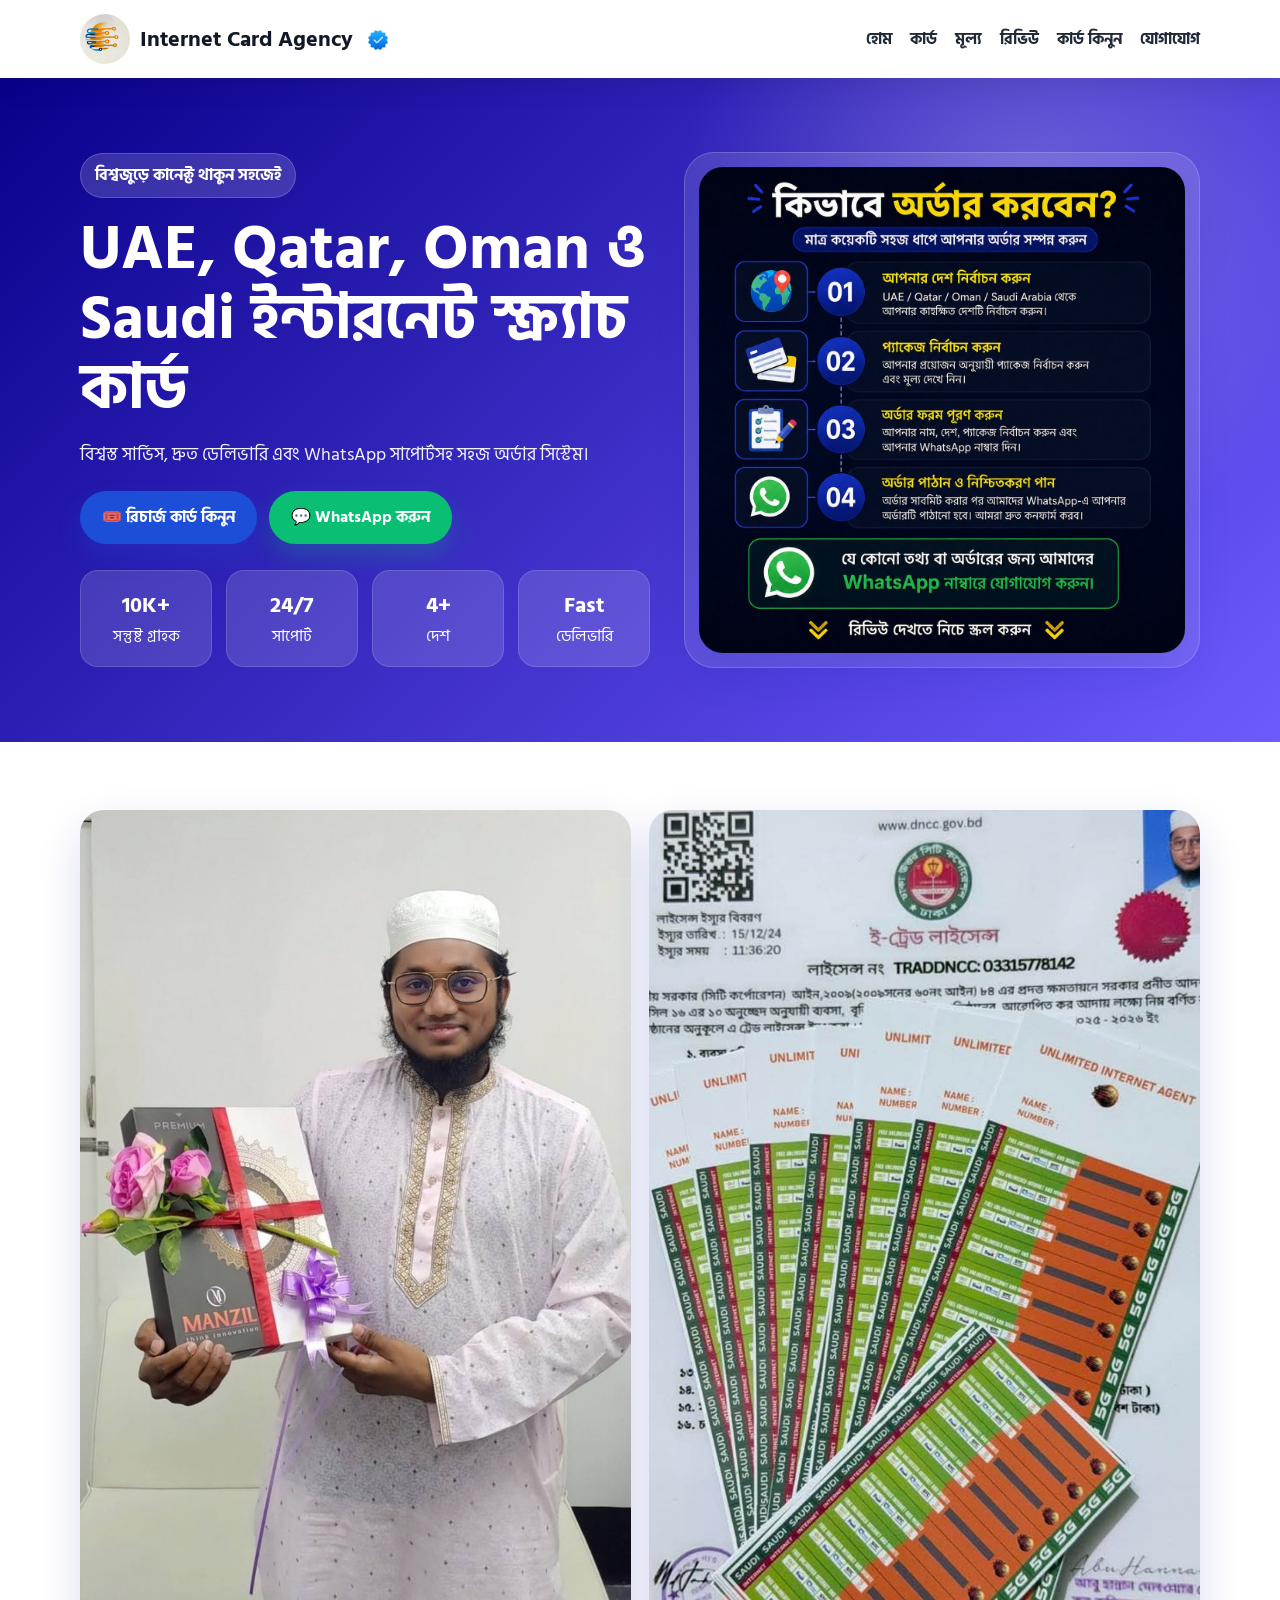
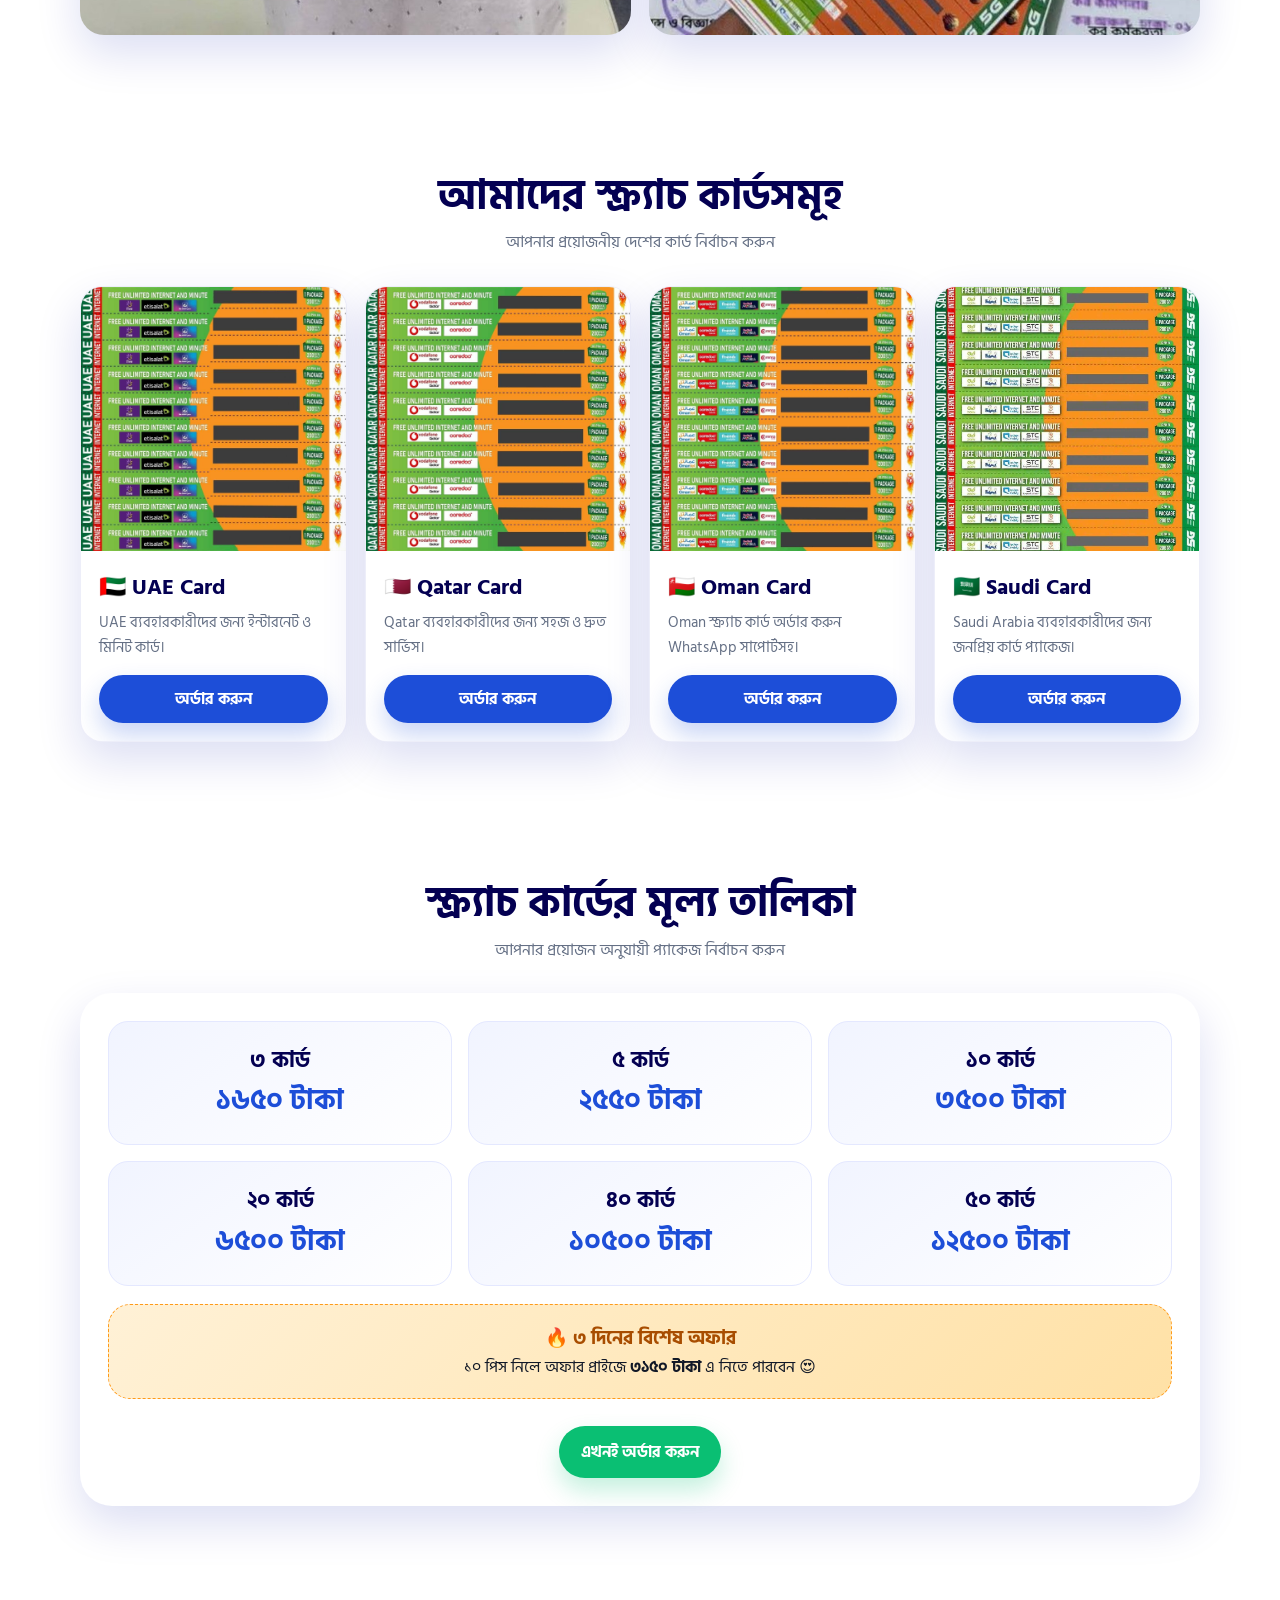
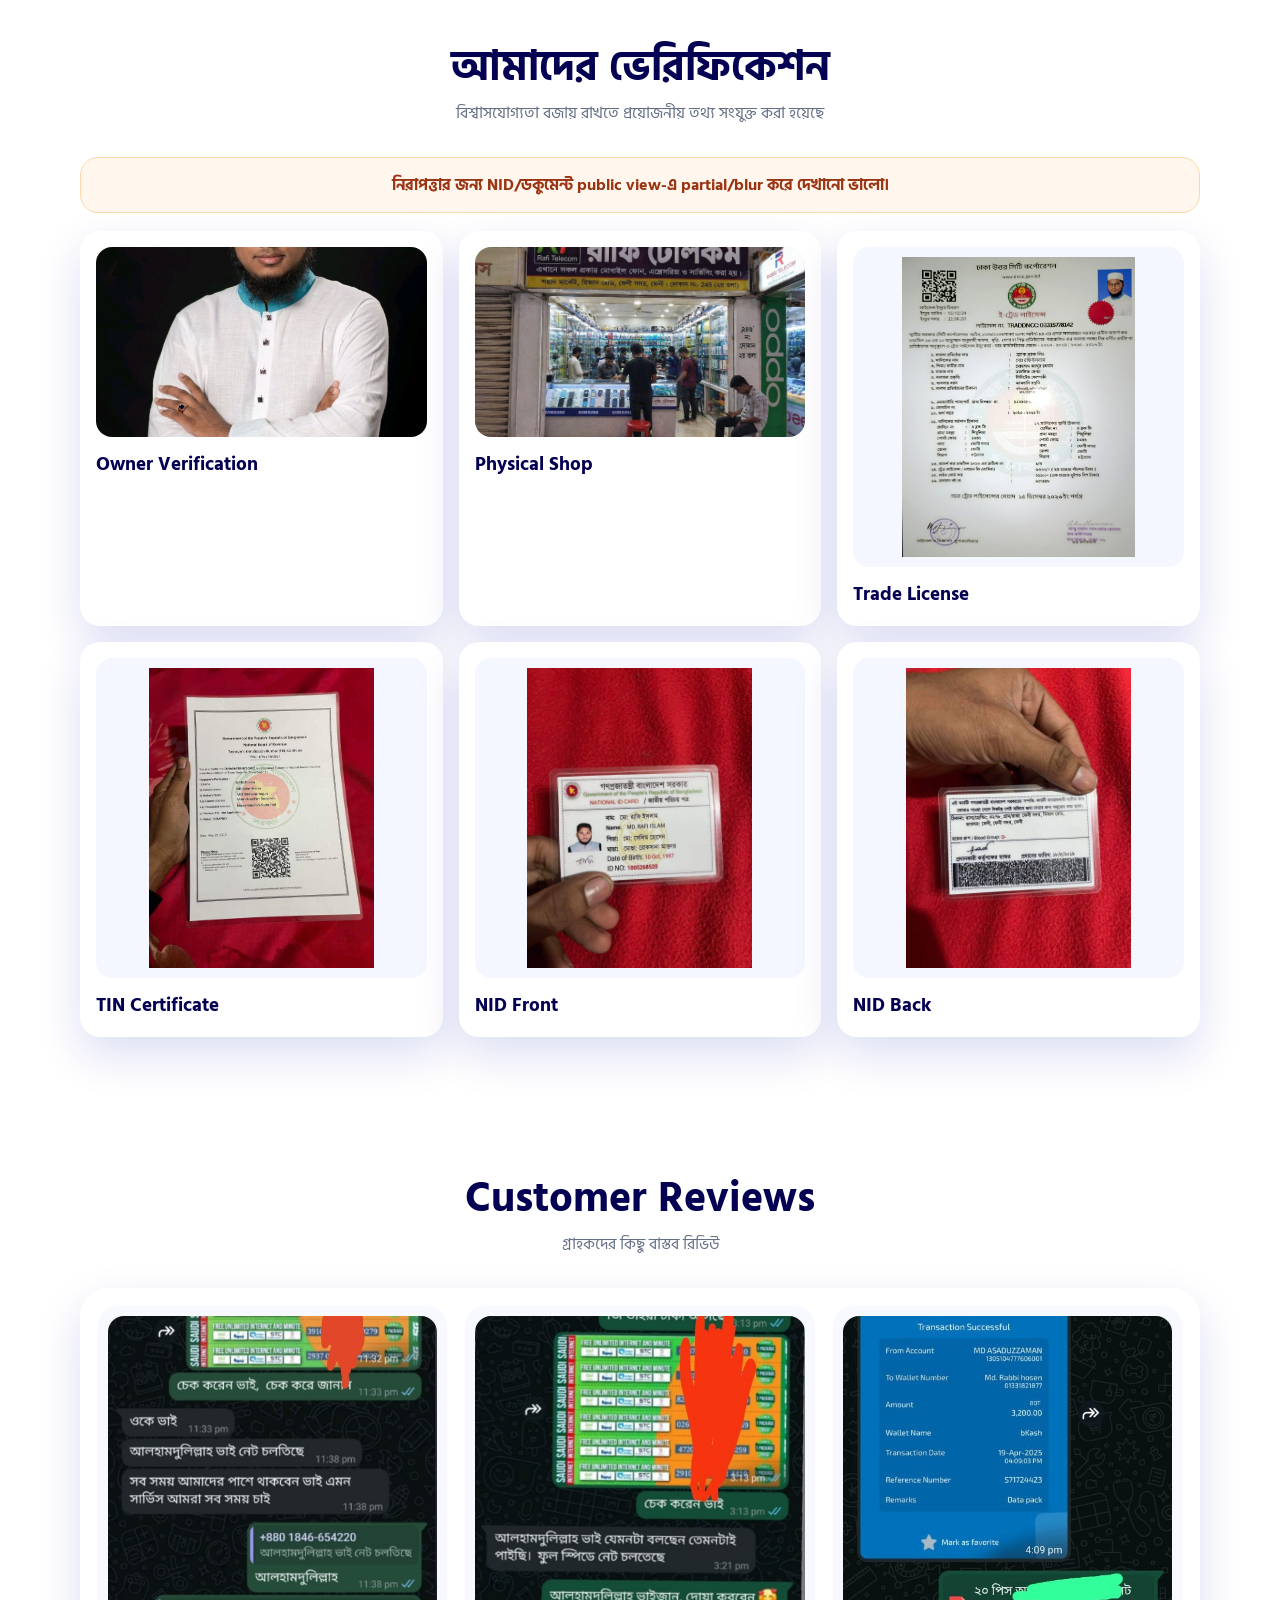
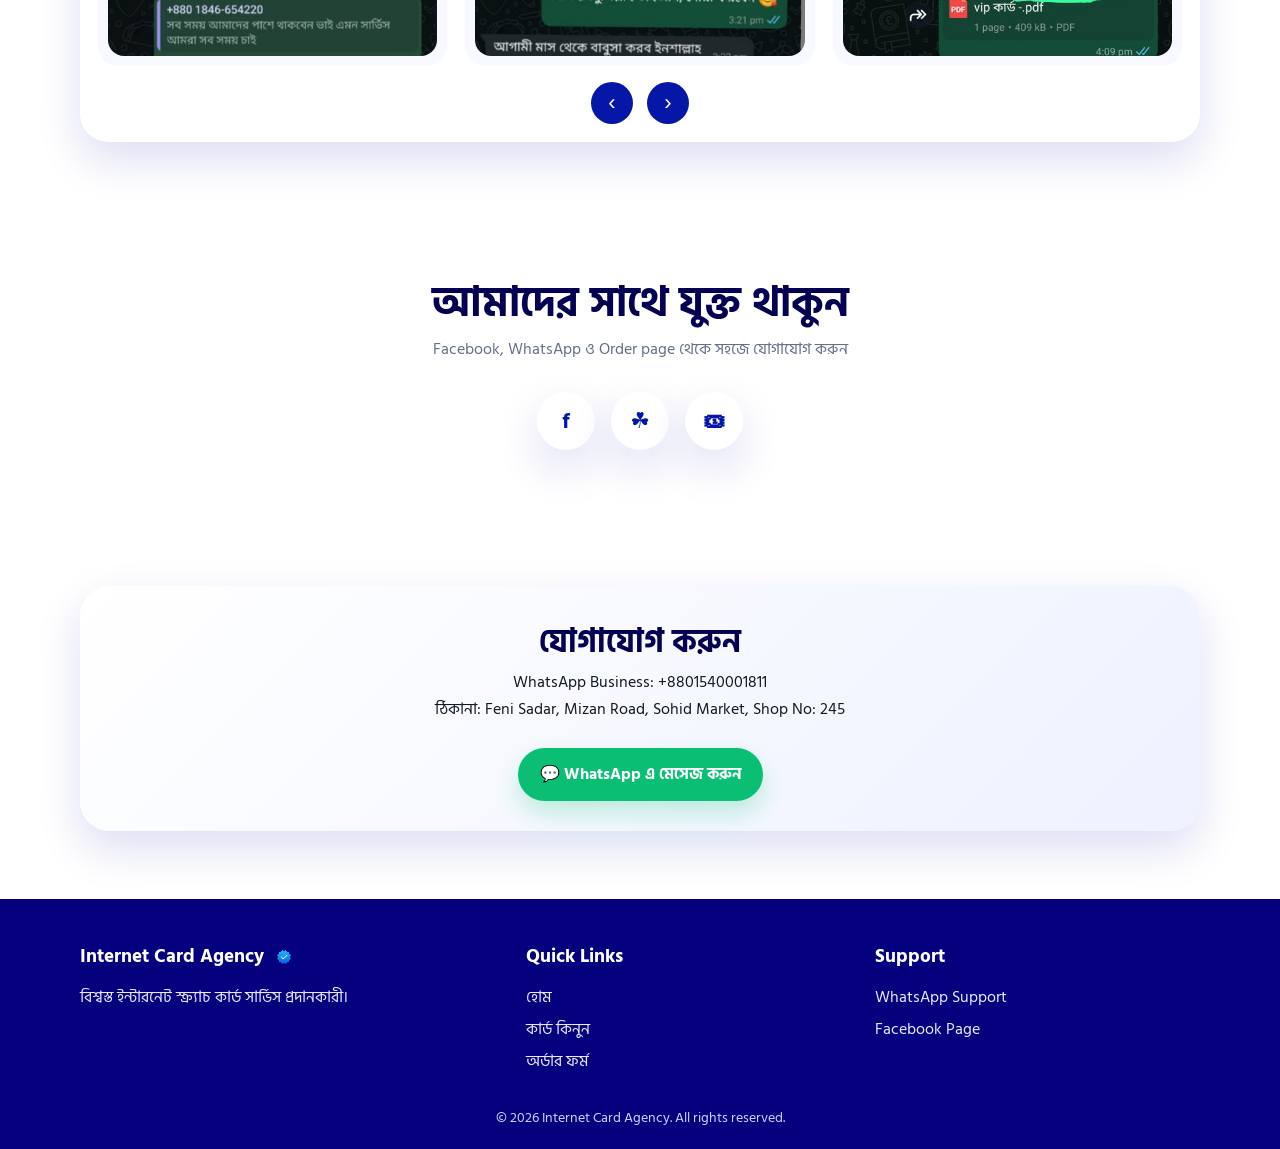
<file: index.html>
<!DOCTYPE html>
<html lang="bn">
<head>
  <!-- ================= Basic SEO ================= -->
  <meta charset="UTF-8">
  <meta name="viewport" content="width=device-width, initial-scale=1.0">
  <title>Internet Card Agency | ইন্টারনেট কার্ড এজেন্সি</title>
  <meta name="description" content="Internet Card Agency - UAE, Qatar, Oman, Saudi scratch card service with trusted WhatsApp support.">
  <link rel="preconnect" href="https://fonts.googleapis.com">
  <link rel="preconnect" href="https://fonts.gstatic.com" crossorigin>
  <link href="https://fonts.googleapis.com/css2?family=Hind+Siliguri:wght@400;600;700;800&display=swap" rel="stylesheet">
  <link rel="stylesheet" href="assets/css/style.css">
</head>
<body>

<!-- ================= Header/Menu ================= -->
<header class="header">
  <div class="container nav">
    <a class="brand" href="index.html">
      <img src="assets/images/logo.png" class="logo" alt="Internet Card Agency Logo">
      <span class="brand-title">Internet Card Agency</span>
<img src="assets/images/fb-verified-badge.png" class="fb-verify-badge" alt="Verified">
    </a>
    <button class="menu-btn" onclick="toggleMenu()">☰</button>
    <nav class="menu">
      <a href="index.html">হোম</a>
      <a href="#cards">কার্ড</a>
      <a href="#pricing">মূল্য</a>
      <a href="#reviews">রিভিউ</a>
      <a href="recharge-card.html">কার্ড কিনুন</a>
      <a href="#contact">যোগাযোগ</a>
    </nav>
  </div>
</header>

<!-- ================= Hero Section ================= -->
<section class="hero">
  <div class="container hero-grid">
    <div>
      <span class="badge">বিশ্বজুড়ে কানেক্ট থাকুন সহজেই</span>
      <h1>UAE, Qatar, Oman ও Saudi ইন্টারনেট স্ক্র্যাচ কার্ড</h1>
      <p>বিশ্বস্ত সার্ভিস, দ্রুত ডেলিভারি এবং WhatsApp সাপোর্টসহ সহজ অর্ডার সিস্টেম।</p>
      <div class="hero-actions">
        <a class="btn" href="recharge-card.html">🎟️ রিচার্জ কার্ড কিনুন</a>
        <a class="btn btn-green" href="https://wa.me/8801540001811">💬 WhatsApp করুন</a>
      </div>

      <div class="stats">
        <div class="stat"><b>10K+</b>সন্তুষ্ট গ্রাহক</div>
        <div class="stat"><b>24/7</b>সাপোর্ট</div>
        <div class="stat"><b>4+</b>দেশ</div>
        <div class="stat"><b>Fast</b>ডেলিভারি</div>
      </div>
    </div>

    <div class="hero-card">
      <img src="assets/images/direction1.jpg" alt="Internet Card Agency Banner">
    </div>
  </div>
</section>

<!-- ================= Promotional Banner Section ================= -->
<section class="section">
  <div class="container banner-grid">
    <img class="banner-img" src="assets/images/banner1.jpg" alt="Banner 1">
    <img class="banner-img" src="assets/images/banner2.jpg" alt="Banner 2">
  </div>
</section>

<!-- ================= Country Cards Section ================= -->
<section class="section" id="cards">
  <div class="container">
    <div class="section-title">
      <h2>আমাদের স্ক্র্যাচ কার্ডসমূহ</h2>
      <p>আপনার প্রয়োজনীয় দেশের কার্ড নির্বাচন করুন</p>
    </div>

    <div class="card-grid">
      <div class="service-card">
        <img src="assets/images/uaecard1.jpg" alt="UAE Card">
        <div class="service-card-body">
          <h3>🇦🇪 UAE Card</h3>
          <p>UAE ব্যবহারকারীদের জন্য ইন্টারনেট ও মিনিট কার্ড।</p>
          <a class="btn" href="order.html?country=UAE">অর্ডার করুন</a>
        </div>
      </div>

      <div class="service-card">
        <img src="assets/images/qatarcard1.jpg" alt="Qatar Card">
        <div class="service-card-body">
          <h3>🇶🇦 Qatar Card</h3>
          <p>Qatar ব্যবহারকারীদের জন্য সহজ ও দ্রুত সার্ভিস।</p>
          <a class="btn" href="order.html?country=Qatar">অর্ডার করুন</a>
        </div>
      </div>

      <div class="service-card">
        <img src="assets/images/omancard1.jpg" alt="Oman Card">
        <div class="service-card-body">
          <h3>🇴🇲 Oman Card</h3>
          <p>Oman স্ক্র্যাচ কার্ড অর্ডার করুন WhatsApp সাপোর্টসহ।</p>
          <a class="btn" href="order.html?country=Oman">অর্ডার করুন</a>
        </div>
      </div>

      <div class="service-card">
        <img src="assets/images/saudicard1.jpg" alt="Saudi Card">
        <div class="service-card-body">
          <h3>🇸🇦 Saudi Card</h3>
          <p>Saudi Arabia ব্যবহারকারীদের জন্য জনপ্রিয় কার্ড প্যাকেজ।</p>
          <a class="btn" href="order.html?country=Saudi Arabia">অর্ডার করুন</a>
        </div>
      </div>
    </div>
  </div>
</section>

<!-- ================= Price Section ================= -->
<section class="section" id="pricing">
  <div class="container">
    <div class="section-title">
      <h2>স্ক্র্যাচ কার্ডের মূল্য তালিকা</h2>
      <p>আপনার প্রয়োজন অনুযায়ী প্যাকেজ নির্বাচন করুন</p>
    </div>

    <div class="price-wrap">
      <div class="price-grid">
        <div class="price-box"><h3>৩ কার্ড</h3><b>১৬৫০ টাকা</b></div>
        <div class="price-box"><h3>৫ কার্ড</h3><b>২৫৫০ টাকা</b></div>
        <div class="price-box"><h3>১০ কার্ড</h3><b>৩৫০০ টাকা</b></div>
        <div class="price-box"><h3>২০ কার্ড</h3><b>৬৫০০ টাকা</b></div>
        <div class="price-box"><h3>৪০ কার্ড</h3><b>১০৫০০ টাকা</b></div>
        <div class="price-box"><h3>৫০ কার্ড</h3><b>১২৫০০ টাকা</b></div>
      </div>

      <div class="offer">
        <h3>🔥 ৩ দিনের বিশেষ অফার</h3>
        <p>১০ পিস নিলে অফার প্রাইজে <b>৩১৫০ টাকা</b> এ নিতে পারবেন 😍</p>
      </div>

      <br>
      <div class="center">
        <a class="btn btn-green" href="order.html">এখনই অর্ডার করুন</a>
      </div>
    </div>
  </div>
</section>

<!-- ================= Verification Section ================= -->
<section class="section">
  <div class="container">
    <div class="section-title">
      <h2>আমাদের ভেরিফিকেশন</h2>
      <p>বিশ্বাসযোগ্যতা বজায় রাখতে প্রয়োজনীয় তথ্য সংযুক্ত করা হয়েছে</p>
    </div>

    <div class="notice">
      নিরাপত্তার জন্য NID/ডকুমেন্ট public view-এ partial/blur করে দেখানো ভালো।
    </div>

    <div class="verify-grid">
      <div class="verify-card"><img src="assets/images/owner1.jpg" alt="Owner"><h3>Owner Verification</h3></div>
      <div class="verify-card"><img src="assets/images/shop1.jpg" alt="Shop"><h3>Physical Shop</h3></div>
      <div class="verify-card"><img src="assets/images/trade.jpg" alt="Trade License"><h3>Trade License</h3></div>
      <div class="verify-card"><img src="assets/images/tin.jpg" alt="TIN"><h3>TIN Certificate</h3></div>
      <div class="verify-card"><img src="assets/images/nidfront.jpg" alt="NID Front"><h3>NID Front</h3></div>
      <div class="verify-card"><img src="assets/images/nidback.jpg" alt="NID Back"><h3>NID Back</h3></div>
    </div>
  </div>
</section>

<!-- ================= Customer Reviews Slideshow ================= -->
<section class="section" id="reviews">
  <div class="container">
    <div class="section-title">
      <h2>Customer Reviews</h2>
      <p>গ্রাহকদের কিছু বাস্তব রিভিউ</p>
    </div>

    <div class="review-slider">
      <div class="review-track">
        <div class="review-item"><img src="assets/images/review1.jpg" alt="Review 1"></div>
        <div class="review-item"><img src="assets/images/review2.jpg" alt="Review 2"></div>
        <div class="review-item"><img src="assets/images/review3.jpg" alt="Review 3"></div>
        <div class="review-item"><img src="assets/images/review4.jpg" alt="Review 4"></div>
        <div class="review-item"><img src="assets/images/review5.jpg" alt="Review 5"></div>
        <div class="review-item"><img src="assets/images/review6.jpg" alt="Review 6"></div>
        <div class="review-item"><img src="assets/images/review7.jpg" alt="Review 7"></div>
        <div class="review-item"><img src="assets/images/review8.jpg" alt="Review 8"></div>
      </div>

      <div class="slider-controls">
        <button onclick="moveReviews(-1)">‹</button>
        <button onclick="moveReviews(1)">›</button>
      </div>
    </div>
  </div>
</section>

<!-- ================= Social Section ================= -->
<section class="section">
  <div class="container">
    <div class="section-title">
      <h2>আমাদের সাথে যুক্ত থাকুন</h2>
      <p>Facebook, WhatsApp ও Order page থেকে সহজে যোগাযোগ করুন</p>
    </div>

    <div class="socials">
      <a href="https://www.facebook.com/share/199cBUhcGf/" target="_blank">f</a>
      <a href="https://wa.me/8801540001811" target="_blank">☘</a>
      <a href="recharge-card.html">🎟</a>
    </div>
  </div>
</section>

<!-- ================= Contact Section ================= -->
<section class="section" id="contact">
  <div class="container">
    <div class="contact-box">
      <h2>যোগাযোগ করুন</h2>
      <p>WhatsApp Business: +8801540001811</p>
      <p>ঠিকানা: Feni Sadar, Mizan Road, Sohid Market, Shop No: 245</p>
      <br>
      <a class="btn btn-green" href="https://wa.me/8801540001811">💬 WhatsApp এ মেসেজ করুন</a>
    </div>
  </div>
</section>

<!-- ================= Footer ================= -->
<footer class="footer">
  <div class="container footer-grid">
    <div>
      <h3 class="footer-title">
  Internet Card Agency
  <img src="assets/images/fb-verified-badge.png" class="fb-verify-badge small" alt="Verified">
</h3>
      <p>বিশ্বস্ত ইন্টারনেট স্ক্র্যাচ কার্ড সার্ভিস প্রদানকারী।</p>
    </div>

    <div>
      <h3>Quick Links</h3>
      <a href="index.html">হোম</a>
      <a href="recharge-card.html">কার্ড কিনুন</a>
      <a href="order.html">অর্ডার ফর্ম</a>
    </div>

    <div>
      <h3>Support</h3>
      <a href="https://wa.me/8801540001811">WhatsApp Support</a>
      <a href="https://www.facebook.com/share/199cBUhcGf/">Facebook Page</a>
    </div>
  </div>

  <div class="copy">© 2026 Internet Card Agency. All rights reserved.</div>
</footer>

<script src="assets/js/script.js"></script>
</body>
</html>
</file>
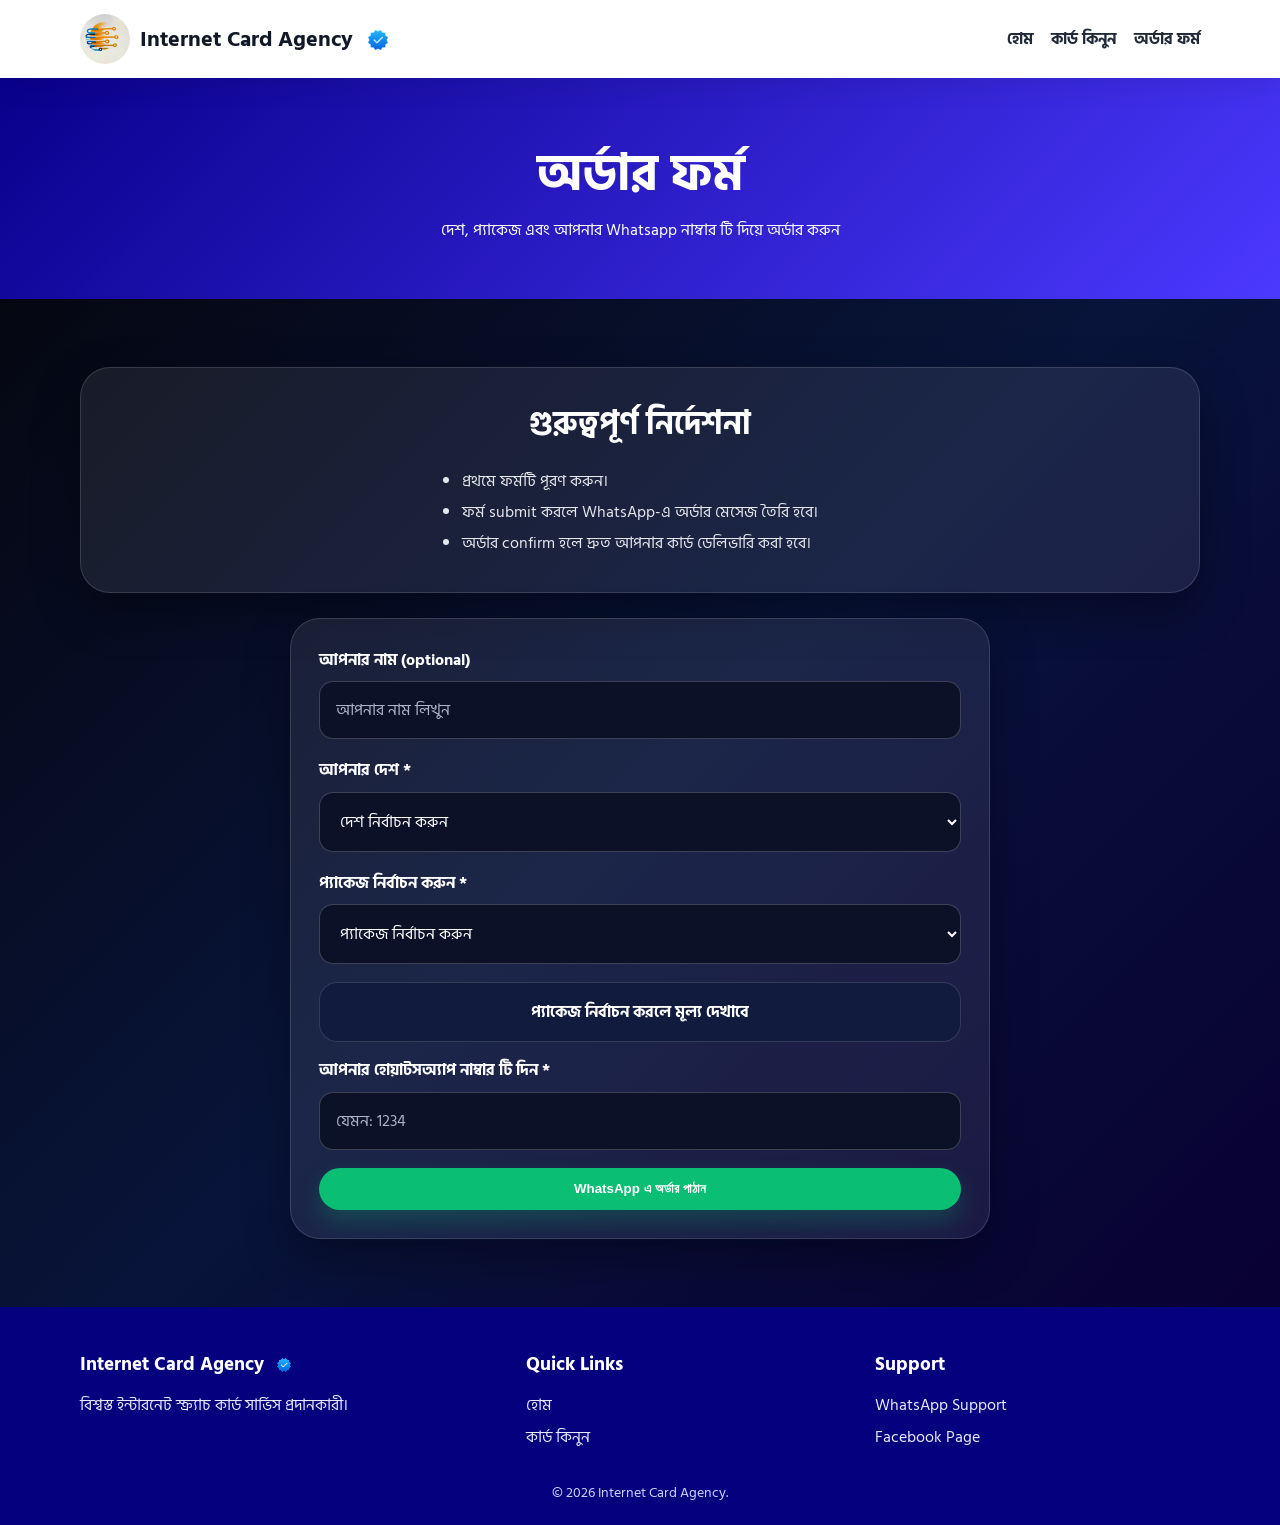
<file: order.html>
<!DOCTYPE html>
<html lang="bn">
<head>
  <!-- ================= Order Page SEO ================= -->
  <meta charset="UTF-8">
  <meta name="viewport" content="width=device-width, initial-scale=1.0">
  <title>অর্ডার ফর্ম | Internet Card Agency</title>
  <meta name="description" content="Internet Card Agency WhatsApp order form.">
  <link rel="preconnect" href="https://fonts.googleapis.com">
  <link href="https://fonts.googleapis.com/css2?family=Hind+Siliguri:wght@400;600;700;800&display=swap" rel="stylesheet">
  <link rel="stylesheet" href="assets/css/style.css">
</head>
<body>

<!-- ================= Header/Menu ================= -->
<header class="header">
  <div class="container nav">
    <a class="brand" href="index.html">
      <img src="assets/images/logo.png" class="logo" alt="Logo">
      <span class="brand-title">Internet Card Agency</span>
<img src="assets/images/fb-verified-badge.png" class="fb-verify-badge" alt="Verified">
    </a>

    <button class="menu-btn" onclick="toggleMenu()">☰</button>

    <nav class="menu">
      <a href="index.html">হোম</a>
      <a href="recharge-card.html">কার্ড কিনুন</a>
      <a href="order.html">অর্ডার ফর্ম</a>
    </nav>
  </div>
</header>

<!-- ================= Page Title ================= -->
<section class="page-hero">
  <div class="container">
    <h1>অর্ডার ফর্ম</h1>
    <p>দেশ, প্যাকেজ এবং আপনার Whatsapp নাম্বার টি দিয়ে অর্ডার করুন</p>
  </div>
</section>

<section class="section order-dark">
  <div class="container">

    <!-- ================= Important Instruction ================= -->
    <div class="contact-box" style="margin-bottom:25px">
      <h2>গুরুত্বপূর্ণ নির্দেশনা</h2>
      <ul class="instruction-list">
        <li>প্রথমে ফর্মটি পূরণ করুন।</li>
        <li>ফর্ম submit করলে WhatsApp-এ অর্ডার মেসেজ তৈরি হবে।</li>
        <li>অর্ডার confirm হলে দ্রুত আপনার কার্ড ডেলিভারি করা হবে।</li>
      </ul>
    </div>

    <!-- ================= Main Order Form ================= -->
    <form class="form-wrap" onsubmit="submitOrder(event)">
      <div class="form-group">
        <label for="customerName">আপনার নাম (optional)</label>
        <input type="text" id="customerName" placeholder="আপনার নাম লিখুন">
      </div>

      <div class="form-group">
        <label for="country">আপনার দেশ *</label>
        <select id="country" required>
          <option value="">দেশ নির্বাচন করুন</option>
          <option value="UAE">🇦🇪 UAE</option>
          <option value="Qatar">🇶🇦 Qatar</option>
          <option value="Oman">🇴🇲 Oman</option>
          <option value="Saudi Arabia">🇸🇦 Saudi Arabia</option>
        </select>
      </div>

      <div class="form-group">
        <label for="package">প্যাকেজ নির্বাচন করুন *</label>
        <select id="package" onchange="updatePrice()" required>
          <option value="">প্যাকেজ নির্বাচন করুন</option>
          <option value="৩ কার্ড">৩ কার্ড = ১৬৫০ টাকা</option>
          <option value="৫ কার্ড">৫ কার্ড = ২৫৫০ টাকা</option>
          <option value="১০ কার্ড">১০ কার্ড = ৩৫০০ টাকা</option>
          <option value="১০ কার্ড - বিশেষ অফার">১০ কার্ড বিশেষ অফার = ৩১৫০ টাকা</option>
          <option value="২০ কার্ড">২০ কার্ড = ৬৫০০ টাকা</option>
          <option value="৪০ কার্ড">৪০ কার্ড = ১০৫০০ টাকা</option>
          <option value="৫০ কার্ড">৫০ কার্ড = ১২৫০০ টাকা</option>
        </select>
      </div>

      <div id="pricePreview" class="price-preview">প্যাকেজ নির্বাচন করলে মূল্য দেখাবে</div>

      <div class="form-group">
        <label for="last4">আপনার হোয়াটসঅ্যাপ নাম্বার টি দিন *</label>
        <input type="text" id="last4" maxlength="4" placeholder="যেমন: 1234" required>
      </div>

      <button class="btn btn-green full-btn" type="submit">WhatsApp এ অর্ডার পাঠান</button>
    </form>
  </div>
</section>

<!-- ================= Footer ================= -->
<footer class="footer">
  <div class="container footer-grid">
    <div>
      <h3 class="footer-title">
  Internet Card Agency
  <img src="assets/images/fb-verified-badge.png" class="fb-verify-badge small" alt="Verified">
</h3>
      <p>বিশ্বস্ত ইন্টারনেট স্ক্র্যাচ কার্ড সার্ভিস প্রদানকারী।</p>
    </div>

    <div>
      <h3>Quick Links</h3>
      <a href="index.html">হোম</a>
      <a href="recharge-card.html">কার্ড কিনুন</a>
    </div>

    <div>
      <h3>Support</h3>
      <a href="https://wa.me/8801540001811">WhatsApp Support</a>
      <a href="https://www.facebook.com/share/199cBUhcGf/">Facebook Page</a>
    </div>
  </div>

  <div class="copy">© 2026 Internet Card Agency.</div>
</footer>

<script src="assets/js/script.js"></script>
</body>
</html>
</file>
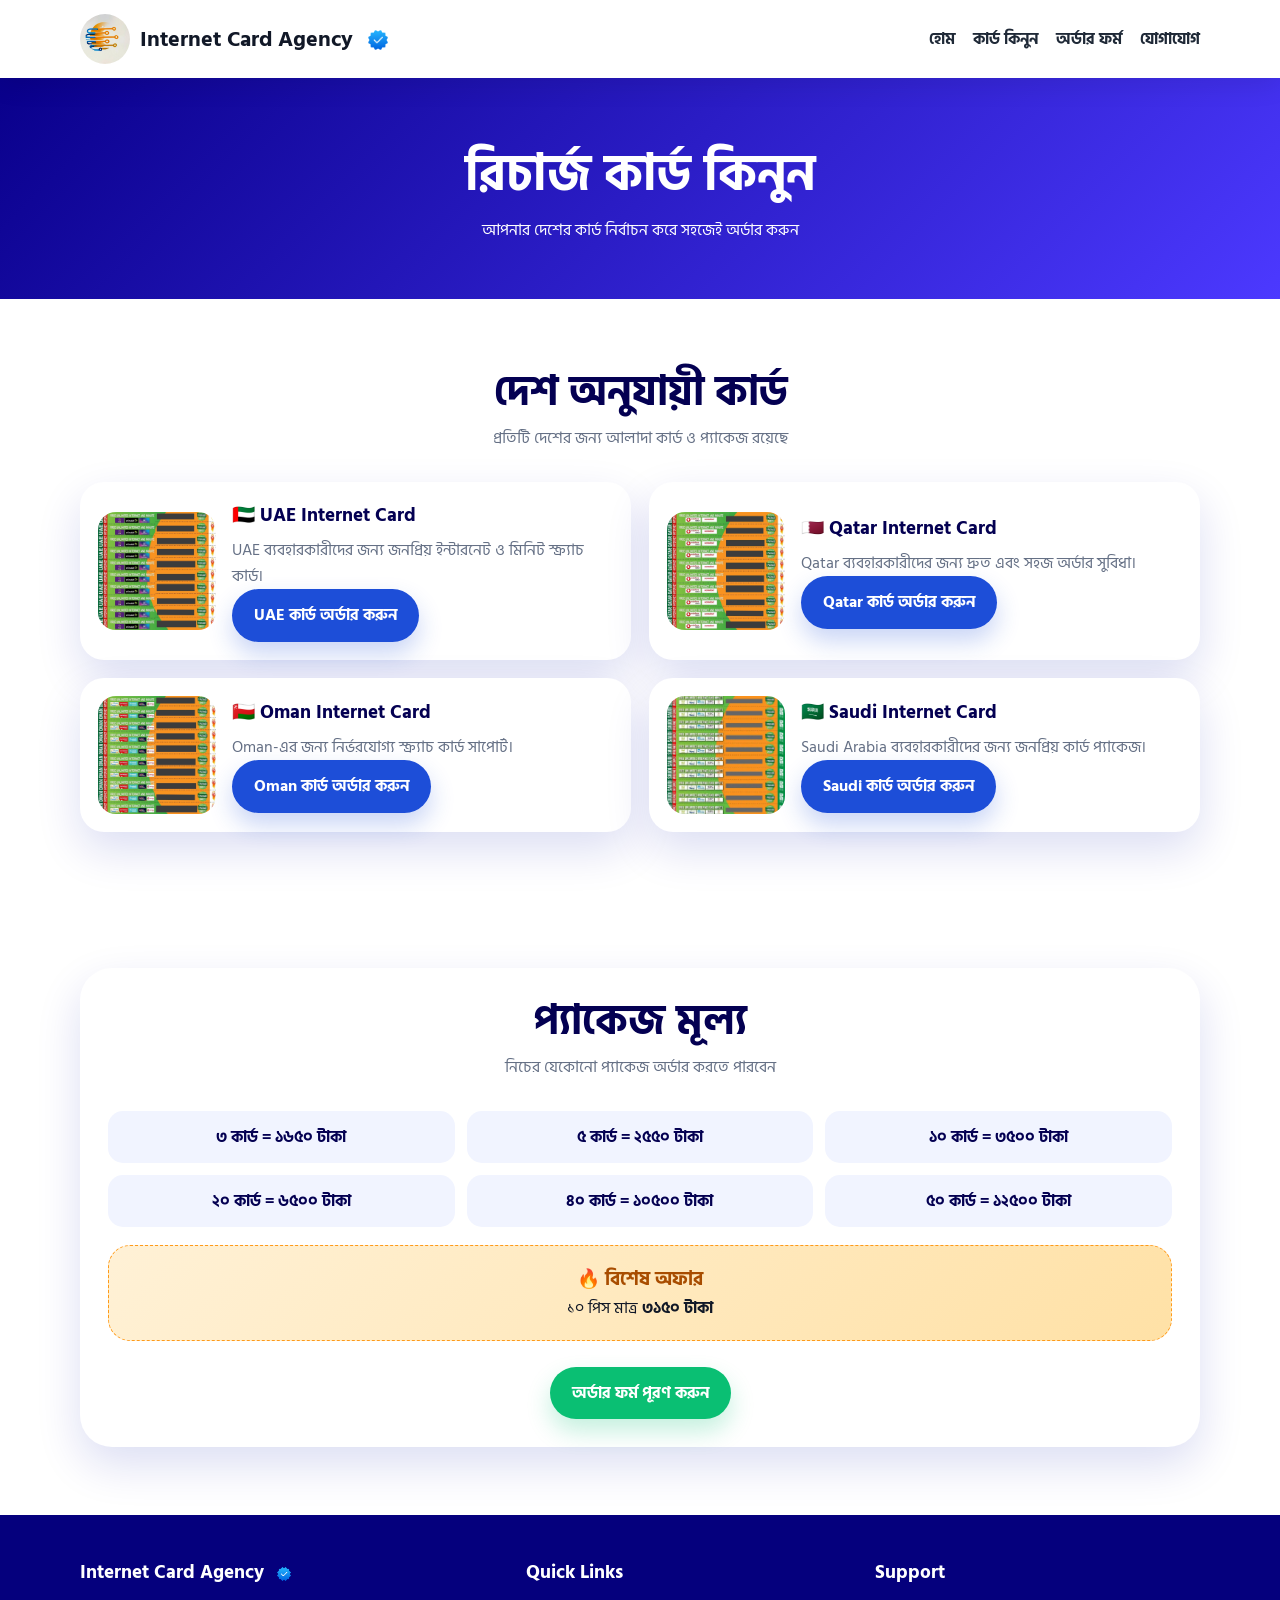
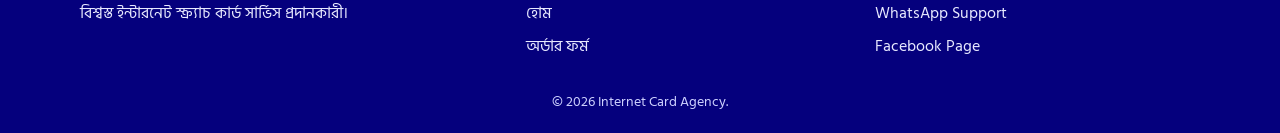
<file: recharge-card.html>
<!DOCTYPE html>
<html lang="bn">
<head>
  <!-- ================= Recharge Card Page SEO ================= -->
  <meta charset="UTF-8">
  <meta name="viewport" content="width=device-width, initial-scale=1.0">
  <title>রিচার্জ কার্ড কিনুন | Internet Card Agency</title>
  <meta name="description" content="UAE, Qatar, Oman, Saudi internet scratch card order page.">
  <link rel="preconnect" href="https://fonts.googleapis.com">
  <link href="https://fonts.googleapis.com/css2?family=Hind+Siliguri:wght@400;600;700;800&display=swap" rel="stylesheet">
  <link rel="stylesheet" href="assets/css/style.css">
</head>
<body>

<!-- ================= Header/Menu ================= -->
<header class="header">
  <div class="container nav">
    <a class="brand" href="index.html">
      <img src="assets/images/logo.png" class="logo" alt="Logo">
      <span class="brand-title">Internet Card Agency</span>
<img src="assets/images/fb-verified-badge.png" class="fb-verify-badge" alt="Verified">
    </a>

    <button class="menu-btn" onclick="toggleMenu()">☰</button>

    <nav class="menu">
      <a href="index.html">হোম</a>
      <a href="recharge-card.html">কার্ড কিনুন</a>
      <a href="order.html">অর্ডার ফর্ম</a>
      <a href="index.html#contact">যোগাযোগ</a>
    </nav>
  </div>
</header>

<!-- ================= Page Title ================= -->
<section class="page-hero">
  <div class="container">
    <h1>রিচার্জ কার্ড কিনুন</h1>
    <p>আপনার দেশের কার্ড নির্বাচন করে সহজেই অর্ডার করুন</p>
  </div>
</section>

<!-- ================= Country Information Boxes ================= -->
<section class="section">
  <div class="container">
    <div class="section-title">
      <h2>দেশ অনুযায়ী কার্ড</h2>
      <p>প্রতিটি দেশের জন্য আলাদা কার্ড ও প্যাকেজ রয়েছে</p>
    </div>

    <div class="country-info-grid">
      <div class="info-box">
        <img src="assets/images/uaecard1.jpg" alt="UAE Card">
        <div>
          <h3>🇦🇪 UAE Internet Card</h3>
          <p>UAE ব্যবহারকারীদের জন্য জনপ্রিয় ইন্টারনেট ও মিনিট স্ক্র্যাচ কার্ড।</p>
          <a class="btn" href="order.html?country=UAE">UAE কার্ড অর্ডার করুন</a>
        </div>
      </div>

      <div class="info-box">
        <img src="assets/images/qatarcard1.jpg" alt="Qatar Card">
        <div>
          <h3>🇶🇦 Qatar Internet Card</h3>
          <p>Qatar ব্যবহারকারীদের জন্য দ্রুত এবং সহজ অর্ডার সুবিধা।</p>
          <a class="btn" href="order.html?country=Qatar">Qatar কার্ড অর্ডার করুন</a>
        </div>
      </div>

      <div class="info-box">
        <img src="assets/images/omancard1.jpg" alt="Oman Card">
        <div>
          <h3>🇴🇲 Oman Internet Card</h3>
          <p>Oman-এর জন্য নির্ভরযোগ্য স্ক্র্যাচ কার্ড সাপোর্ট।</p>
          <a class="btn" href="order.html?country=Oman">Oman কার্ড অর্ডার করুন</a>
        </div>
      </div>

      <div class="info-box">
        <img src="assets/images/saudicard1.jpg" alt="Saudi Card">
        <div>
          <h3>🇸🇦 Saudi Internet Card</h3>
          <p>Saudi Arabia ব্যবহারকারীদের জন্য জনপ্রিয় কার্ড প্যাকেজ।</p>
          <a class="btn" href="order.html?country=Saudi Arabia">Saudi কার্ড অর্ডার করুন</a>
        </div>
      </div>
    </div>
  </div>
</section>

<!-- ================= Package Price Section ================= -->
<section class="section">
  <div class="container">
    <div class="price-wrap">
      <div class="section-title">
        <h2>প্যাকেজ মূল্য</h2>
        <p>নিচের যেকোনো প্যাকেজ অর্ডার করতে পারবেন</p>
      </div>

      <div class="package-list">
        <div class="pkg">৩ কার্ড = ১৬৫০ টাকা</div>
        <div class="pkg">৫ কার্ড = ২৫৫০ টাকা</div>
        <div class="pkg">১০ কার্ড = ৩৫০০ টাকা</div>
        <div class="pkg">২০ কার্ড = ৬৫০০ টাকা</div>
        <div class="pkg">৪০ কার্ড = ১০৫০০ টাকা</div>
        <div class="pkg">৫০ কার্ড = ১২৫০০ টাকা</div>
      </div>

      <div class="offer">
        <h3>🔥 বিশেষ অফার</h3>
        <p>১০ পিস মাত্র <b>৩১৫০ টাকা</b></p>
      </div>

      <br>
      <div class="center">
        <a class="btn btn-green" href="order.html">অর্ডার ফর্ম পূরণ করুন</a>
      </div>
    </div>
  </div>
</section>

<!-- ================= Footer ================= -->
<footer class="footer">
  <div class="container footer-grid">
    <div>
      <h3 class="footer-title">
  Internet Card Agency
  <img src="assets/images/fb-verified-badge.png" class="fb-verify-badge small" alt="Verified">
</h3>
      <p>বিশ্বস্ত ইন্টারনেট স্ক্র্যাচ কার্ড সার্ভিস প্রদানকারী।</p>
    </div>

    <div>
      <h3>Quick Links</h3>
      <a href="index.html">হোম</a>
      <a href="order.html">অর্ডার ফর্ম</a>
    </div>

    <div>
      <h3>Support</h3>
      <a href="https://wa.me/8801540001811">WhatsApp Support</a>
      <a href="https://www.facebook.com/share/199cBUhcGf/">Facebook Page</a>
    </div>
  </div>

  <div class="copy">© 2026 Internet Card Agency.</div>
</footer>

<script src="assets/js/script.js"></script>
</body>
</html>
</file>
<file: assets/css/style.css>
/* =========================================================
   Internet Card Agency - Main CSS
   যেকোনো section edit করার জন্য comment title দেখে খুঁজে নাও
   ========================================================= */

:root{
  --primary:#0617a8;
  --primary2:#4338ca;
  --dark:#040052;
  --blue:#1d4ed8;
  --green:#0abf73;
  --orange:#ff9a19;
  --bg:#8000;
  --text:#111827;
  --muted:#657085;
  --white:#ffffff;
  --shadow:0 18px 45px rgba(6,23,168,.14);
  --radius:22px;
}

*{box-sizing:border-box;margin:0;padding:0}
html{scroll-behavior:smooth}
body{
  font-family:'Hind Siliguri', system-ui, -apple-system, Segoe UI, sans-serif;
  background:var(--bg);
  color:var(--text);
  line-height:1.65;
}
a{text-decoration:none;color:inherit}
img{max-width:100%;display:block}
.container{width:min(1120px,92%);margin:auto}
.section{padding:68px 0}
.section-title{text-align:center;margin-bottom:30px}
.section-title h2{font-size:clamp(26px,4vw,42px);color:var(--dark);line-height:1.2}
.section-title p{color:var(--muted);margin-top:8px}
.center{text-align:center}

/* ================= Header / Menu ================= */
.header{
  position:sticky;top:0;z-index:999;
  background:rgba(255,255,255,.96);
  backdrop-filter:blur(10px);
  box-shadow:0 8px 24px rgba(0,0,0,.08);
}
.nav{height:78px;display:flex;align-items:center;justify-content:space-between;gap:18px}
.brand{display:flex;align-items:center;gap:12px;font-weight:800;font-size:22px}
.logo{width:50px;height:50px;border-radius:50%;object-fit:cover;background:#eef2ff}
.brand-title{
  display:inline-block;
}

.verify-badge{
  width:30px;
  height:30px;
  display:inline-block;
  position:relative;
  flex:0 0 auto;
  background:linear-gradient(135deg,#42b3ff,#0066ff);
  clip-path:polygon(
    50% 0%,
    60% 6%,
    72% 3%,
    81% 12%,
    94% 16%,
    97% 28%,
    100% 40%,
    96% 50%,
    100% 61%,
    94% 72%,
    97% 84%,
    81% 88%,
    72% 97%,
    60% 94%,
    50% 100%,
    40% 94%,
    28% 97%,
    19% 88%,
    3% 84%,
    6% 72%,
    0% 61%,
    4% 50%,
    0% 40%,
    3% 28%,
    6% 16%,
    19% 12%,
    28% 3%,
    40% 6%
  );
  box-shadow:0 6px 18px rgba(0,102,255,.30);
  vertical-align:middle;
}

.verify-badge::after{
  content:"✓";
  position:absolute;
  inset:0;
  display:flex;
  align-items:center;
  justify-content:center;
  color:#fff;
  font-size:20px;
  font-weight:900;
}

.verify-badge.small{
  width:22px;
  height:22px;
}

.verify-badge.small::after{
  font-size:14px;
}

.footer-title{
  display:flex;
  align-items:center;
  gap:8px;
}
.menu{display:flex;align-items:center;gap:18px}
.menu a{font-weight:700;color:#1f2937}
.menu a:hover{color:var(--blue)}
.menu-btn{display:none;border:0;background:#eef2ff;color:var(--dark);padding:10px 14px;border-radius:14px;font-size:22px;cursor:pointer}

/* ================= Buttons ================= */
.btn{
  display:inline-flex;align-items:center;justify-content:center;gap:8px;
  padding:13px 22px;border-radius:999px;border:0;cursor:pointer;
  background:var(--blue);color:#fff;font-weight:800;
  box-shadow:0 12px 24px rgba(29,78,216,.24);
  transition:.25s ease;
}
.btn:hover{transform:translateY(-2px)}
.btn-green{background:var(--green);box-shadow:0 12px 24px rgba(10,191,115,.24)}
.btn-dark{background:var(--dark)}
.btn-soft{background:#ebe9ff;color:var(--primary);box-shadow:none}
.full-btn{width:100%}

/* ================= Home Hero Section ================= */
.hero{
  background:
    radial-gradient(circle at 80% 20%,rgba(255,255,255,.22),transparent 30%),
    linear-gradient(135deg,#09008b,#6d5bff);
  color:#fff;
  overflow:hidden;
}
.hero-grid{display:grid;grid-template-columns:1.05fr .95fr;gap:34px;align-items:center;padding:74px 0}
.badge{display:inline-block;background:rgba(255,255,255,.16);border:1px solid rgba(255,255,255,.18);padding:8px 14px;border-radius:999px;margin-bottom:16px;font-weight:800}
.hero h1{font-size:clamp(34px,6vw,62px);line-height:1.13;margin-bottom:16px}
.hero p{font-size:18px;opacity:.94;margin-bottom:22px}
.hero-actions{display:flex;gap:12px;flex-wrap:wrap}
.hero-card{background:rgba(255,255,255,.12);padding:14px;border-radius:30px;border:1px solid rgba(255,255,255,.18)}
.hero-card img{width:100%;border-radius:24px;box-shadow:var(--shadow)}
.stats{display:grid;grid-template-columns:repeat(4,1fr);gap:14px;margin-top:26px}
.stat{background:rgba(255,255,255,.14);border:1px solid rgba(255,255,255,.14);padding:16px;border-radius:18px;text-align:center}
.stat b{font-size:22px;display:block}

/* ================= Banner Section ================= */
.banner-grid{display:grid;grid-template-columns:repeat(2,1fr);gap:18px}
.banner-img{border-radius:24px;box-shadow:var(--shadow);width:100%;height:100%;object-fit:cover;background:#fff}

/* ================= Country Card Section ================= */
.card-grid{display:grid;grid-template-columns:repeat(4,1fr);gap:18px}
.service-card{
  background:#fff;border-radius:var(--radius);overflow:hidden;
  box-shadow:var(--shadow);border:1px solid rgba(6,23,168,.07);
}
.service-card img{width:100%;aspect-ratio:1/1;object-fit:cover;background:#eef2ff}
.service-card-body{padding:18px}
.service-card h3{font-size:22px;color:var(--dark);margin-bottom:6px}
.service-card p{color:var(--muted);font-size:15px}
.service-card .btn{width:100%;margin-top:14px;padding:11px 14px}

/* ================= Pricing Section ================= */
.price-wrap{background:#fff;border-radius:32px;box-shadow:var(--shadow);padding:28px}
.price-grid{display:grid;grid-template-columns:repeat(3,1fr);gap:16px}
.price-box{
  background:linear-gradient(145deg,#f1f4ff,#fff);
  border:1px solid #e4e8ff;border-radius:20px;padding:20px;text-align:center;
}
.price-box h3{color:var(--dark);font-size:22px}
.price-box b{font-size:28px;color:var(--blue)}
.offer{
  margin-top:18px;padding:18px;border-radius:22px;text-align:center;
  background:linear-gradient(135deg,#fff1d6,#ffe1a6);
  border:1px dashed var(--orange);
}
.offer h3{color:#a84d00}

/* ================= Verification Section ================= */
.verify-grid{display:grid;grid-template-columns:repeat(3,1fr);gap:16px}
.verify-card{background:#fff;padding:16px;border-radius:20px;box-shadow:var(--shadow)}
.verify-card img{height:190px;width:100%;object-fit:cover;border-radius:16px;background:#eef2ff} 
/* Document images full show করার জন্য */
.verify-grid .verify-card:nth-child(n+3) img{
  height:320px;
  object-fit:contain;
  padding:10px;
  background:#f4f7ff;
}
.verify-card h3{margin-top:12px;color:var(--dark)}
.notice{
  background:#fff7ed;border:1px solid #fed7aa;color:#9a3412;
  padding:14px;border-radius:18px;margin-bottom:18px;text-align:center;font-weight:700;
}

/* ================= Review Slideshow ================= */
.review-slider{position:relative;overflow:hidden;background:#fff;border-radius:28px;box-shadow:var(--shadow);padding:18px}
.review-track{display:flex;gap:18px;transition:transform .45s ease}
.review-item{min-width:calc(33.333% - 12px);background:#f8f9ff;border-radius:20px;padding:10px}
.review-item img{border-radius:16px;width:100%;height:340px;object-fit:cover}
.slider-controls{text-align:center;margin-top:16px}
.slider-controls button{
  border:0;background:var(--primary);color:#fff;border-radius:50%;
  width:42px;height:42px;margin:0 5px;font-size:22px;cursor:pointer;
}

/* ================= Recharge Page ================= */
.page-hero{background:linear-gradient(135deg,#09008b,#4c39ff);color:#fff;text-align:center;padding:56px 0}
.page-hero h1{font-size:clamp(30px,5vw,50px)}
.country-info-grid{display:grid;grid-template-columns:repeat(2,1fr);gap:18px}
.info-box{
  background:#fff;border-radius:24px;box-shadow:var(--shadow);
  padding:18px;display:grid;grid-template-columns:118px 1fr;gap:16px;align-items:center;
}
.info-box img{width:118px;height:118px;object-fit:cover;border-radius:18px;background:#eef2ff}
.info-box h3{color:var(--dark);margin-bottom:6px}
.info-box p{color:var(--muted)}
.package-list{display:grid;grid-template-columns:repeat(3,1fr);gap:12px;margin-top:15px}
.pkg{background:#f1f4ff;padding:13px;border-radius:15px;text-align:center;font-weight:800;color:var(--dark)}

/* ================= Order Form ================= */
.form-wrap{max-width:700px;margin:auto;background:#fff;border-radius:30px;box-shadow:var(--shadow);padding:28px}
.form-group{margin-bottom:18px}
label{font-weight:800;display:block;margin-bottom:8px}
input,select{
  width:100%;padding:15px 16px;border:1px solid #dfe4f3;border-radius:14px;
  font-size:16px;background:#fff;color:#222;font-family:inherit;
}
.price-preview{background:#f0f4ff;border-radius:18px;padding:16px;margin:15px 0;font-weight:800;color:var(--dark);text-align:center}
.instruction-list{margin-top:12px;text-align:left;display:inline-block;color:#374151}
.instruction-list li{margin:5px 0}

/* ================= Social / Contact / Footer ================= */
.socials{display:flex;justify-content:center;gap:16px;flex-wrap:wrap}
.socials a{
  width:58px;height:58px;border-radius:50%;background:#fff;display:grid;place-items:center;
  box-shadow:var(--shadow);font-size:22px;color:var(--primary);font-weight:800;
}
.contact-box{background:linear-gradient(135deg,#fff,#eef2ff);border-radius:30px;box-shadow:var(--shadow);padding:30px;text-align:center}
.contact-box h2{color:var(--dark);font-size:32px}
.footer{background:#05007d;color:#fff;padding:42px 0 20px}
.footer-grid{display:grid;grid-template-columns:1.3fr 1fr 1fr;gap:24px}
.footer h3{margin-bottom:12px}
.footer a,.footer p{color:#e8e9ff;margin:6px 0;display:block}
.copy{text-align:center;margin-top:25px;color:#cfd2ff;font-size:14px}

/* ================= Mobile Responsive ================= */
@media(max-width:900px){
  .menu{display:none;position:absolute;left:4%;right:4%;top:84px;background:#fff;padding:18px;border-radius:18px;box-shadow:var(--shadow);flex-direction:column;align-items:flex-start}
  .menu.active{display:flex}
  .menu-btn{display:block}
  .hero-grid,.footer-grid{grid-template-columns:1fr}
  .card-grid,.stats,.price-grid,.verify-grid,.country-info-grid,.banner-grid{grid-template-columns:1fr}
  .review-item{min-width:100%}
  .review-item img{height:auto}
  .hero-actions .btn{width:100%}
  .info-box{grid-template-columns:1fr}
  .info-box img{width:100%;height:auto}
  .package-list{grid-template-columns:1fr}
}

/* ================= Order Page Dark Design ================= */
.order-dark{
  background:linear-gradient(135deg,#050711,#08143a,#090033);
  color:#fff;
}

.order-dark .contact-box,
.order-dark .form-wrap{
  background:rgba(255,255,255,.08);
  border:1px solid rgba(255,255,255,.14);
  color:#fff;
  box-shadow:0 18px 45px rgba(0,0,0,.35);
}

.order-dark .contact-box h2,
.order-dark label{
  color:#fff;
}

.order-dark .instruction-list{
  color:#e5e7eb;
}

.order-dark input,
.order-dark select{
  background:#0b1228;
  color:#fff;
  border-color:rgba(255,255,255,.20);
}

.order-dark input::placeholder{
  color:#aab3c7;
}

.order-dark .price-preview{
  background:#101b3d;
  color:#fff;
  border:1px solid rgba(255,255,255,.14);
}

/* Exact image based Facebook-like verified badge */
.fb-verify-badge{
  width:26px;
  height:26px;
  object-fit:contain;
  display:inline-block;
  vertical-align:middle;
  margin-left:2px;
  transform:translateY(1px);
}

.fb-verify-badge.small{
  width:18px;
  height:18px;
  margin-left:4px;
}

.brand{
  align-items:center;
  gap:10px;
}

.brand-title{
  display:inline-block;
  line-height:1;
}

.footer-title{
  display:flex;
  align-items:center;
  gap:7px;
}
</file>
